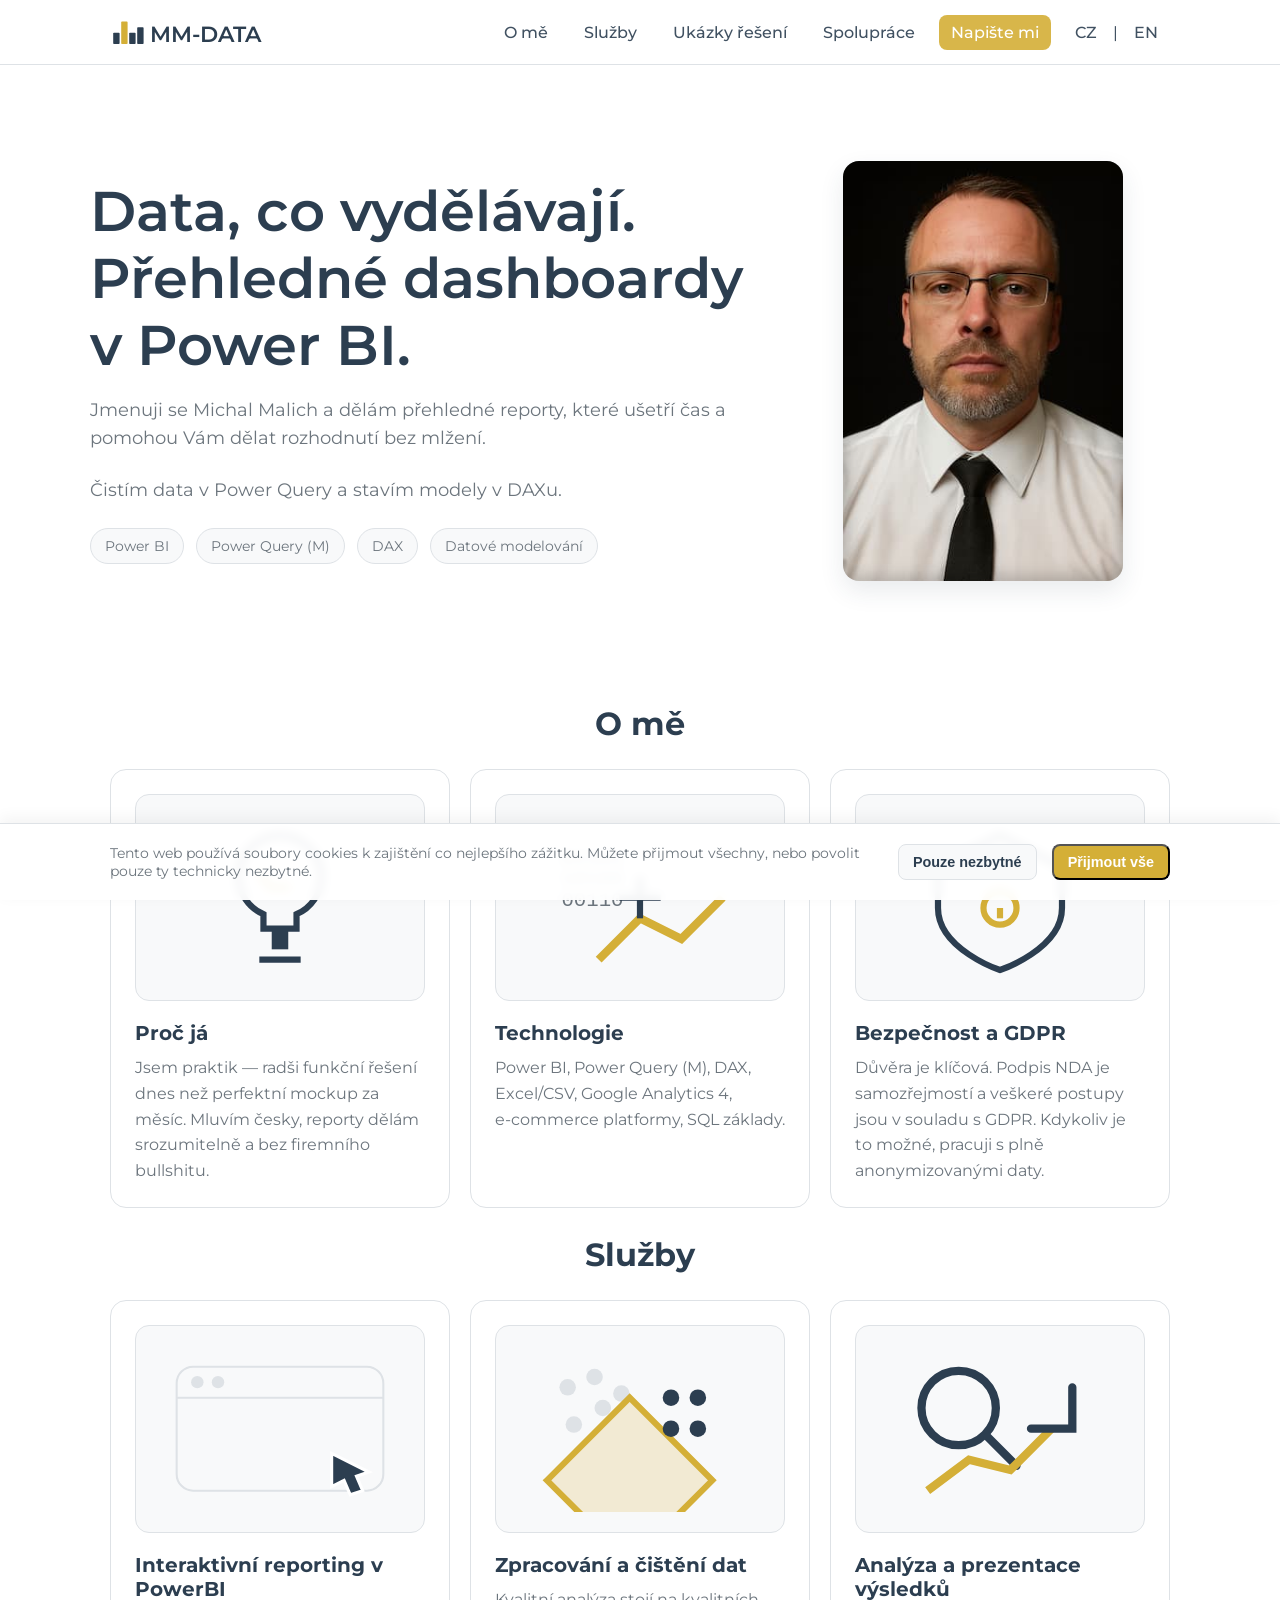
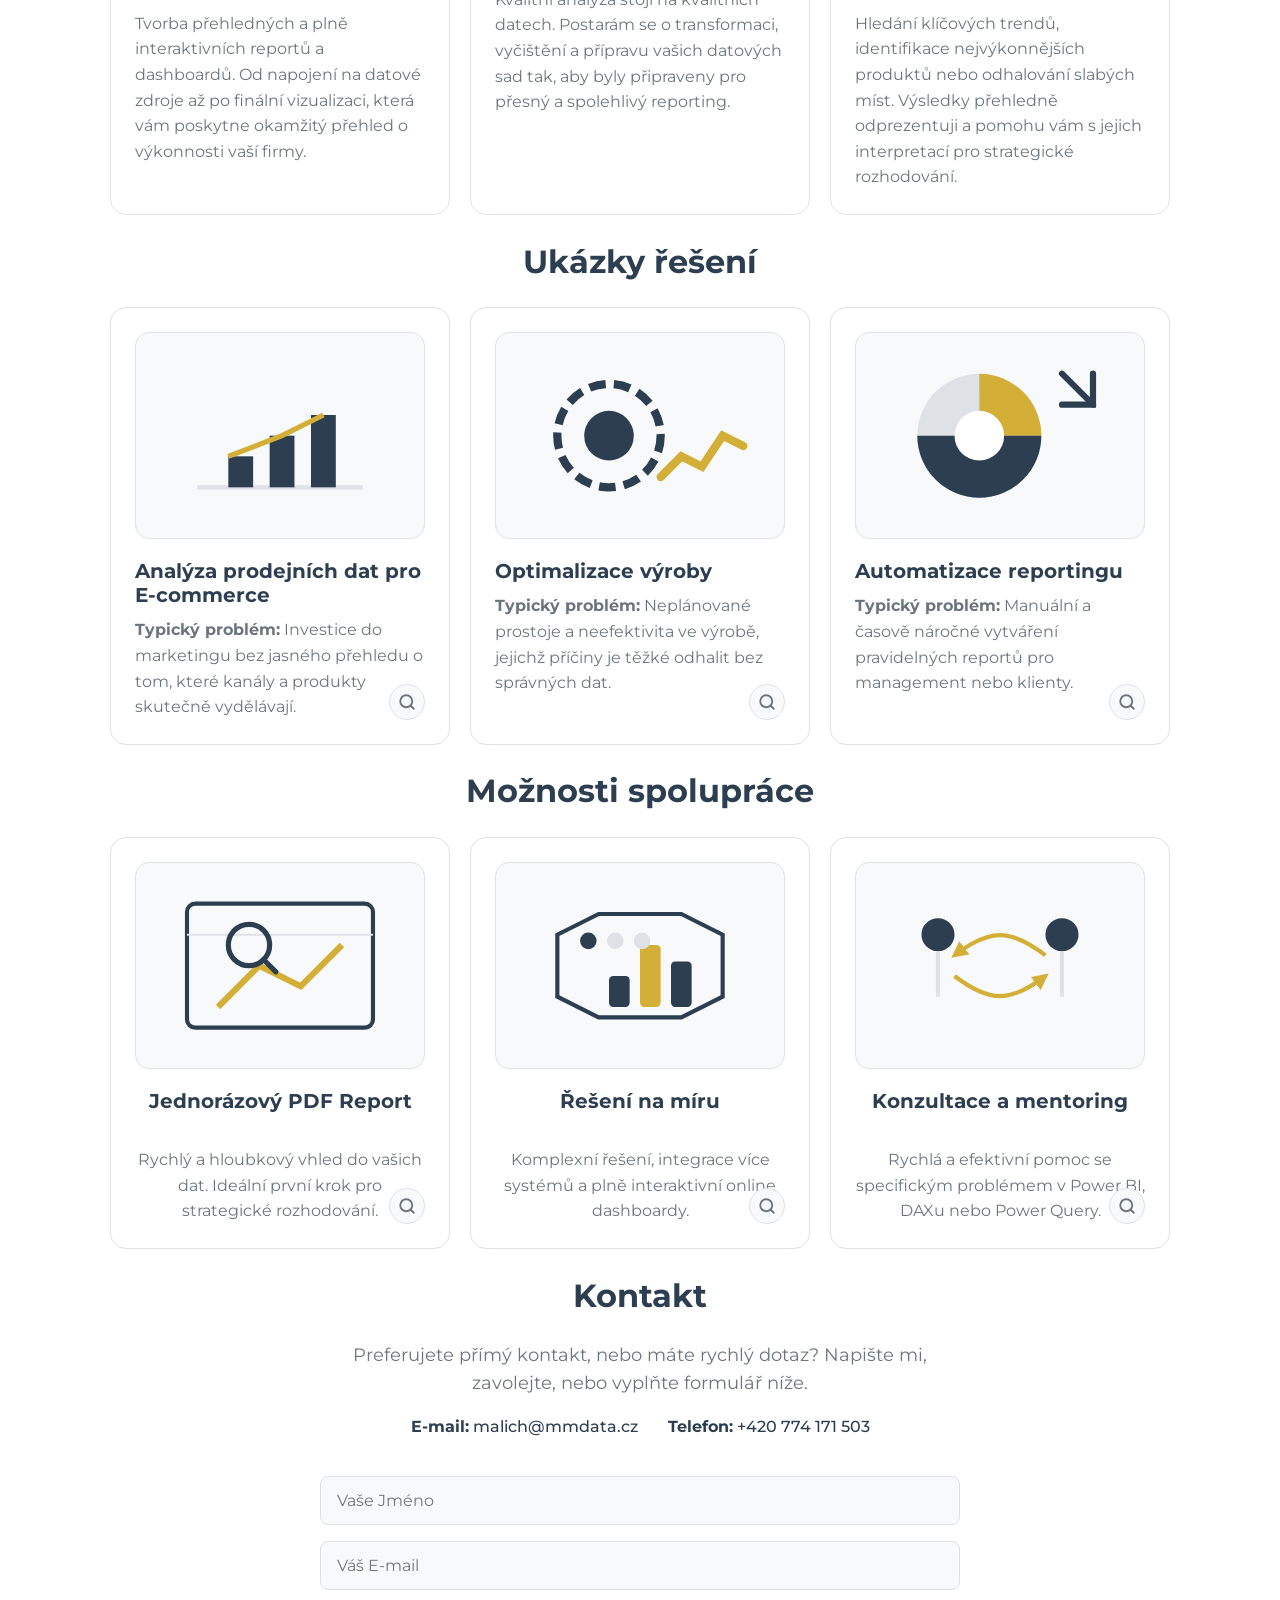
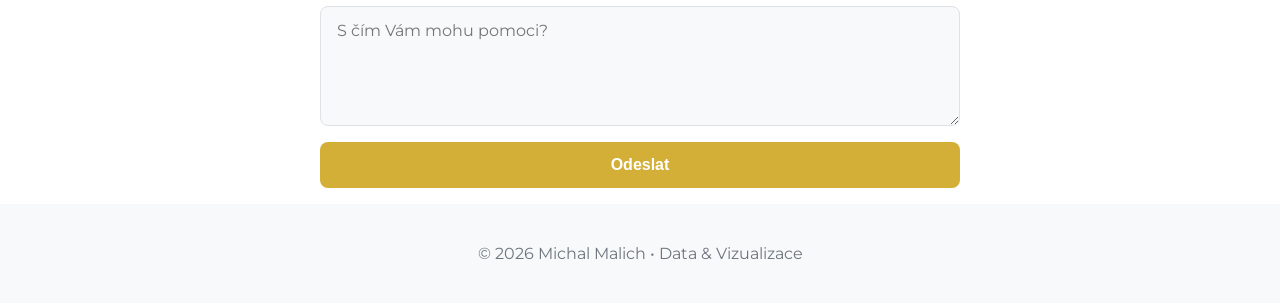
<file: index.html>
<!DOCTYPE html>
<html lang="cs">
<head>
  <meta charset="utf-8" />
  <meta name="viewport" content="width=device-width, initial-scale=1" />
  <title>MM-Data — Data & Vizualizace</title>
  <meta name="description" content="Data analytik • Power BI • Přehledné dashboardy a automatizované reporty" />
  <link rel="stylesheet" href="style.css">
  <link rel="preconnect" href="https://fonts.googleapis.com">
  <link rel="preconnect" href="https://fonts.gstatic.com" crossorigin>
  <link href="https://fonts.googleapis.com/css2?family=Montserrat:wght@400;500;600;700&display=swap" rel="stylesheet">
  <link rel="icon" href="data:image/svg+xml,<svg xmlns='http://www.w3.org/2000/svg' viewBox='0 0 100 100'><rect width='100' height='100' rx='10' fill='%232c3e50'/><rect x='20' y='55' width='12' height='25' rx='3' fill='%23ffffff'/><rect x='36' y='20' width='12' height='60' rx='3' fill='%23d4af37'/><rect x='52' y='55' width='12' height='25' rx='3' fill='%23ffffff'/><rect x='68' y='35' width='12' height='45' rx='3' fill='%23ffffff'/></svg>">
</head>
<body>
  <header>
    <div class="container bar">
      <a class="logo" href="#home" aria-label="Domů">
        <svg width="210" height="40" viewBox="0 0 210 40" fill="none" xmlns="http://www.w3.org/2000/svg">
            <title>Logo MM-Data</title>
            <rect x="4" y="21" width="8" height="14" rx="1" fill="#2c3e50"/><rect x="14" y="7" width="8" height="28" rx="1" fill="#d4af37"/><rect x="24" y="21" width="8" height="14" rx="1" fill="#2c3e50"/><rect x="34" y="14" width="8" height="21" rx="1" fill="#2c3e50"/>
            <text x="50" y="32" font-family="Montserrat, sans-serif" font-size="28" font-weight="600" fill="#2c3e50">MM-DATA</text>
        </svg>
      </a>

      <nav class="desktop" aria-label="Hlavní">
  <a href="#about" data-key="nav_about">O&nbsp;mě</a>
  <a href="#services" data-key="nav_services">Služby</a>
  <a href="#portfolio" data-key="nav_portfolio">Ukázky řešení</a>
  <a href="#pricing" data-key="nav_pricing">Spolupráce</a>
  <a href="#contact" class="cta" data-key="nav_cta">Napište mi</a>
  <div class="lang-switcher">
    <a href="#" class="lang-link" data-lang="cs">CZ</a>
    <span>|</span>
    <a href="#" class="lang-link" data-lang="en">EN</a>
  </div>
</nav>

      <button id="hamburger-menu" class="hamb" aria-controls="mobile-nav" aria-expanded="false" aria-label="Menu">
        <svg viewBox="0 0 24 24" fill="none" stroke="currentColor" stroke-width="2">
          <path d="M3 6h18M3 12h18M3 18h18"/>
        </svg>
      </button>
    </div>

    <div id="mobile-nav" class="panel" hidden>
  <div class="inner container">
    <a href="#about" data-key="nav_about">O&nbsp;mě</a>
    <a href="#services" data-key="nav_services">Služby</a>
    <a href="#portfolio" data-key="nav_portfolio">Ukázky řešení</a>
    <a href="#pricing" data-key="nav_pricing">Spolupráce</a>
    <a href="#contact" class="cta" data-key="nav_cta">Napište mi</a>
    <div class="lang-switcher-mobile">
      <a href="#" class="lang-link" data-lang="cs">CZ</a>
      <span>|</span>
      <a href="#" class="lang-link" data-lang="en">EN</a>
    </div>
  </div>
</div>
  </header>

  <main id="home">
    <section class="hero container">
      <div class="hero-text">
        <h1 data-key="hero_title">Data, co vydělávají. Přehledné dashboardy v&nbsp;Power&nbsp;BI.</h1>
        <p data-key="hero_p1">Jmenuji se Michal Malich a dělám přehledné reporty, které ušetří čas a pomohou Vám dělat rozhodnutí bez mlžení.</p>
        <p data-key="hero_p2">Čistím data v Power Query a stavím modely v DAXu.</p>
        <div class="stack">
          <span class="pill" data-key="pill1">Power BI</span>
          <span class="pill" data-key="pill2">Power Query (M)</span>
          <span class="pill" data-key="pill3">DAX</span>
          <span class="pill" data-key="pill4">Datové modelování</span>
        </div>
      </div>
      <div class="hero-image-wrapper">
        <img src="profile_photo.jpg" alt="Michal Malich">
      </div>
    </section>

    <section id="about" class="container">
      <h2 data-key="about_title">O mě</h2>
      <div class="grid-3">
        <div class="card">
          <div class="card-icon">
            <svg viewBox="0 0 120 80" fill="none" xmlns="http://www.w3.org/2000/svg">
              <path d="M40 30 C 40 18, 50 10, 60 10 C 70 10, 80 18, 80 30 C 80 38, 75 45, 68 48 V 55 H 52 V 48 C 45 45, 40 38, 40 30 Z" fill="#f8f9fa" stroke="#2c3e50" stroke-width="3"/>
              <rect x="56" y="55" width="8" height="10" fill="#2c3e50"/>
              <path d="M50 70 H 70" stroke="#2c3e50" stroke-width="3"/>
              <path d="M50 28 L 55 35 L 65 35" stroke="#d4af37" stroke-width="3" fill="none"/>
            </svg>
          </div>
          <h3 data-key="about1_title">Proč já</h3>
          <p data-key="about1_text">Jsem praktik — radši funkční řešení dnes než perfektní mockup za měsíc. Mluvím česky, reporty dělám srozumitelně a bez firemního bullshitu.</p>
        </div>
        <div class="card">
          <div class="card-icon">
            <svg viewBox="0 0 120 80" fill="none" xmlns="http://www.w3.org/2000/svg">
  <path d="M20 20 L 50 20 M 20 30 L 50 30 M 20 40 L 50 40" stroke="#dee2e6" stroke-width="2"/>
  <text x="22" y="24" font-family="monospace" font-size="10" fill="#6c757d">01101</text>
  <text x="22" y="34" font-family="monospace" font-size="10" fill="#6c757d">10100</text>
  <text x="22" y="44" font-family="monospace" font-size="10" fill="#6c757d">00110</text>
  <path d="M40 70 L 60 50 L 80 60 L 100 40" stroke="#d4af37" stroke-width="4" fill="none"/>
  <path d="M50 40 L 70 40" stroke="#2c3e50" stroke-width="3"/>
  <path d="M60 30 L 60 50" stroke="#2c3e50" stroke-width="3"/>
</svg>
          </div>
          <h3 data-key="about2_title">Technologie</h3>
          <p data-key="about2_text">Power BI, Power Query (M), DAX, Excel/CSV, Google Analytics 4, e‑commerce platformy, SQL základy.</p>
        </div>
        <div class="card">
          <div class="card-icon">
            <svg viewBox="0 0 120 80" fill="none" xmlns="http://www.w3.org/2000/svg">
              <path d="M60 10 L 90 25 V 45 C 90 65, 60 75, 60 75 C 60 75, 30 65, 30 45 V 25 Z" fill="#f8f9fa" stroke="#2c3e50" stroke-width="3"/>
              <circle cx="60" cy="45" r="8" fill="none" stroke="#d4af37" stroke-width="3"/>
              <path d="M60 45 V 50" stroke="#d4af37" stroke-width="3"/>
            </svg>
          </div>
          <h3 data-key="about4_title">Bezpečnost a GDPR</h3>
          <p data-key="about4_text">Důvěra je klíčová. Podpis NDA je samozřejmostí a veškeré postupy jsou v souladu s GDPR. Kdykoliv je to možné, pracuji s plně anonymizovanými daty.</p>
        </div>
    </section>

    <section id="services" class="container">
      <h2 data-key="services_title">Služby</h2>
      <div class="grid-3">
        <div class="card">
          <div class="card-icon">
            <svg viewBox="0 0 120 80" fill="none" xmlns="http://www.w3.org/2000/svg"><rect x="10" y="10" width="100" height="60" rx="8" fill="#f8f9fa" stroke="#dee2e6"/><path d="M10 25 H 110" stroke="#dee2e6"/><circle cx="20" cy="17.5" r="3" fill="#dee2e6"/><circle cx="30" cy="17.5" r="3" fill="#dee2e6"/><rect x="25" y="60" width="10" height="-20" rx="2" fill="#2c3e50"/><rect x="45" y="60" width="10" height="-35" rx="2" fill="#d4af37"/><rect x="65" y="60" width="10" height="-25" rx="2" fill="#2c3e50"/><rect x="85" y="60" width="10" height="-30" rx="2" fill="#2c3e50"/><path d="M85 52 L 85 68 L 91 65 L 94 72 L 100 70 L 97 63 L 103 61 Z" fill="#2c3e50" stroke="#fff" stroke-width="1.5"/></svg>
          </div>
          <h3 data-key="service1_title">Interaktivní reporting v PowerBI</h3>
          <p data-key="service1_text">Tvorba přehledných a plně interaktivních reportů a dashboardů. Od napojení na datové zdroje až po finální vizualizaci, která vám poskytne okamžitý přehled o výkonnosti vaší firmy.</p>
        </div>
        <div class="card">
          <div class="card-icon">
            <svg viewBox="0 0 120 80" fill="none" xmlns="http://www.w3.org/2000/svg"><circle cx="25" cy="20" r="4" fill="#dee2e6"/><circle cx="38" cy="15" r="4" fill="#dee2e6"/><circle cx="51" cy="23" r="4" fill="#dee2e6"/><circle cx="28" cy="38" r="4" fill="#dee2e6"/><circle cx="42" cy="30" r="4" fill="#dee2e6"/><path d="M15 65 L 55 25 L 95 65 L 55 105 Z" fill="#d4af37" opacity="0.2"/><path d="M15 65 L 55 25 L 95 65 L 55 105 Z" fill="none" stroke="#d4af37" stroke-width="3"/><circle cx="75" cy="25" r="4" fill="#2c3e50"/><circle cx="88" cy="25" r="4" fill="#2c3e50"/><circle cx="75" cy="40" r="4" fill="#2c3e50"/><circle cx="88" cy="40" r="4" fill="#2c3e50"/></svg>
          </div>
          <h3 data-key="service2_title">Zpracování a čištění dat</h3>
          <p data-key="service2_text">Kvalitní analýza stojí na kvalitních datech. Postarám se o transformaci, vyčištění a přípravu vašich datových sad tak, aby byly připraveny pro přesný a spolehlivý reporting.</p>
        </div>
        <div class="card">
          <div class="card-icon">
            <svg viewBox="0 0 120 80" fill="none" xmlns="http://www.w3.org/2000/svg"><circle cx="40" cy="30" r="18" stroke="#2c3e50" stroke-width="4"/><path d="M54 44 L 68 58" stroke="#2c3e50" stroke-width="4" stroke-linecap="round"/><polyline points="25,70 45,55 65,60 85,40" stroke="#d4af37" stroke-width="4" fill="none"/><path d="M95 20 L 95 40 L 75 40" stroke="#2c3e50" stroke-width="4" fill="none" stroke-linecap="round"/></svg>
          </div>
          <h3 data-key="service3_title">Analýza a prezentace výsledků</h3>
          <p data-key="service3_text">Hledání klíčových trendů, identifikace nejvýkonnějších produktů nebo odhalování slabých míst. Výsledky přehledně odprezentuji a pomohu vám s jejich interpretací pro strategické rozhodování.</p>
        </div>
      </div>
    </section>

    <section id="portfolio" class="container">
      <h2 data-key="portfolio_title">Ukázky řešení</h2>
      <div class="portfolio">
        <div class="card case-study" data-modal-target="#modal-ecommerce">
          <div class="card-icon-main">
            <svg viewBox="0 0 120 80" xmlns="http://www.w3.org/2000/svg">
  <line x1="20" y1="65" x2="100" y2="65" stroke="#dee2e6" stroke-width="2"/>
  
  <rect x="35" y="50" width="12" height="15" fill="#2c3e50"/>
  <rect x="55" y="40" width="12" height="25" fill="#2c3e50"/>
  <rect x="75" y="30" width="12" height="35" fill="#2c3e50"/>
  
  <path d="M35 50 L61 40 L81 30" stroke="#d4af37" stroke-width="2.5" fill="none"/>
</svg>
          </div>
          <h3 data-key="portfolio1_title">Analýza prodejních dat pro E-commerce</h3>
          <p class="muted" data-key="portfolio1_text_short"><b>Typický problém:</b> Investice do marketingu bez jasného přehledu o tom, které kanály a produkty skutečně vydělávají.</p>
          <div class="card-action-icon"><svg xmlns="http://www.w3.org/2000/svg" viewBox="0 0 24 24" fill="none" stroke="currentColor" stroke-width="2.5" stroke-linecap="round" stroke-linejoin="round"><circle cx="11" cy="11" r="8"></circle><line x1="21" y1="21" x2="16.65" y2="16.65"></line></svg></div>
        </div>
        <div class="card case-study" data-modal-target="#modal-vyroba">
          <div class="card-icon-main">
            <svg viewBox="0 0 120 80" fill="none" xmlns="http://www.w3.org/2000/svg"><circle cx="45" cy="40" r="25" stroke="#2c3e50" stroke-width="4" stroke-dasharray="8 4"/><circle cx="45" cy="40" r="12" fill="#2c3e50"/><polyline points="70,60 80,50 90,55 100,40 110,45" stroke="#d4af37" stroke-width="4" fill="none" stroke-linecap="round"/></svg>
          </div>
          <h3 data-key="portfolio2_title">Optimalizace výroby</h3>
          <p class="muted" data-key="portfolio2_text_short"><b>Typický problém:</b> Neplánované prostoje a neefektivita ve výrobě, jejichž příčiny je těžké odhalit bez správných dat.</p>
          <div class="card-action-icon"><svg xmlns="http://www.w3.org/2000/svg" viewBox="0 0 24 24" fill="none" stroke="currentColor" stroke-width="2.5" stroke-linecap="round" stroke-linejoin="round"><circle cx="11" cy="11" r="8"></circle><line x1="21" y1="21" x2="16.65" y2="16.65"></line></svg></div>
        </div>
        <div class="card case-study" data-modal-target="#modal-marketing">
          <div class="card-icon-main">
            <svg viewBox="0 0 120 80" fill="none" xmlns="http://www.w3.org/2000/svg"><circle cx="50" cy="40" r="30" fill="#dee2e6"/><path d="M50 40 L 50 10 A 30 30 0 0 1 80 40 Z" fill="#d4af37"/><path d="M50 40 L 80 40 A 30 30 0 0 1 20 40 Z" fill="#2c3e50"/><circle cx="50" cy="40" r="12" fill="#ffffff"/><path d="M90 25 L 105 25 L 105 10" stroke="#2c3e50" stroke-width="3" stroke-linecap="round"/><path d="M90 10 L 105 25" stroke="#2c3e50" stroke-width="3" stroke-linecap="round"/></svg>
          </div>
          <h3 data-key="portfolio3_title">Automatizace reportingu</h3>
          <p class="muted" data-key="portfolio3_text_short"><b>Typický problém:</b> Manuální a časově náročné vytváření pravidelných reportů pro management nebo klienty.</p>
          <div class="card-action-icon"><svg xmlns="http://www.w3.org/2000/svg" viewBox="0 0 24 24" fill="none" stroke="currentColor" stroke-width="2.5" stroke-linecap="round" stroke-linejoin="round"><circle cx="11" cy="11" r="8"></circle><line x1="21" y1="21" x2="16.65" y2="16.65"></line></svg></div>
        </div>
      </div>
    </section>

    <section id="pricing" class="container">
  <h2 data-key="pricing_title">Možnosti spolupráce</h2>
  <div class="grid-3">

    <div class="card pricing-card" data-modal-target="#modal-packet1">
      <div class="card-icon-main">
        <svg viewBox="0 0 120 80" fill="none" xmlns="http://www.w3.org/2000/svg"><rect x="15" y="10" width="90" height="60" rx="4" fill="#f8f9fa" stroke="#2c3e50" stroke-width="2"/><path d="M15 25 H 105" stroke="#dee2e6"/><path d="M30 60 L 50 40 L 70 50 L 90 30" stroke="#d4af37" stroke-width="3" fill="none"/><circle cx="45" cy="30" r="10" stroke="#2c3e50" stroke-width="2.5"/><path d="M52 37 L 58 43" stroke="#2c3e50" stroke-width="2.5" stroke-linecap="round"/></svg>
      </div>
      <h3 data-key="packet1_title">Jednorázový PDF Report</h3>
      <p class="muted" data-key="packet1_desc">Rychlý a hloubkový vhled do vašich dat. Ideální první krok pro strategické rozhodování.</p>
      
      <div class="card-action-icon"><svg xmlns="http://www.w3.org/2000/svg" viewBox="0 0 24 24" fill="none" stroke="currentColor" stroke-width="2.5" stroke-linecap="round" stroke-linejoin="round"><circle cx="11" cy="11" r="8"></circle><line x1="21" y1="21" x2="16.65" y2="16.65"></line></svg></div>
    </div>

    <div class="card pricing-card" data-modal-target="#modal-packet2">
      <div class="card-icon-main">
        <svg viewBox="0 0 120 80" fill="none" xmlns="http://www.w3.org/2000/svg"><path d="M40 15 L 20 25 L 20 55 L 40 65 L 80 65 L 100 55 L 100 25 L 80 15 Z" fill="#f8f9fa" stroke="#2c3e50" stroke-width="2"/><rect x="45" y="45" width="10" height="15" fill="#2c3e50" rx="2"/><rect x="60" y="30" width="10" height="30" fill="#d4af37" rx="2"/><rect x="75" y="38" width="10" height="22" fill="#2c3e50" rx="2"/><circle cx="35" cy="28" r="4" fill="#2c3e50"/><circle cx="48" cy="28" r="4" fill="#dee2e6"/><circle cx="61" cy="28" r="4" fill="#dee2e6"/></svg>
      </div>
      <h3 data-key="packet2_title">Řešení na míru</h3>
      <p class="muted" data-key="packet2_desc">Komplexní řešení, integrace více systémů a plně interaktivní online dashboardy.</p>
      
      <div class="card-action-icon"><svg xmlns="http://www.w3.org/2000/svg" viewBox="0 0 24 24" fill="none" stroke="currentColor" stroke-width="2.5" stroke-linecap="round" stroke-linejoin="round"><circle cx="11" cy="11" r="8"></circle><line x1="21" y1="21" x2="16.65" y2="16.65"></line></svg></div>
    </div>

    <div class="card pricing-card" data-modal-target="#modal-packet3">
      <div class="card-icon-main">
        <svg viewBox="0 0 120 80" xmlns="http://www.w3.org/2000/svg">
  <circle cx="30" cy="25" r="8" fill="#2c3e50"/>
  <path d="M30 33 V55" stroke="#dee2e6" stroke-width="2"/>

  <circle cx="90" cy="25" r="8" fill="#2c3e50"/>
  <path d="M90 33 V55" stroke="#dee2e6" stroke-width="2"/>

  <path d="M38 45 C 55 58, 65 58, 82 45" stroke="#d4af37" stroke-width="2" fill="none" marker-end="url(#arrowhead)"/>
  <path d="M82 35 C 65 22, 55 22, 38 35" stroke="#d4af37" stroke-width="2" fill="none" marker-end="url(#arrowhead)"/>

  <defs>
    <marker id="arrowhead" markerWidth="4" markerHeight="4" refX="3" refY="2" orient="auto">
      <polygon points="0 0, 4 2, 0 4" fill="#d4af37"/>
    </marker>
  </defs>
</svg>
      </div>
      <h3 data-key="packet3_title">Konzultace a mentoring</h3>
      <p class="muted" data-key="packet3_desc">Rychlá a efektivní pomoc se specifickým problémem v Power BI, DAXu nebo Power Query.</p>
      
      <div class="card-action-icon"><svg xmlns="http://www.w3.org/2000/svg" viewBox="0 0 24 24" fill="none" stroke="currentColor" stroke-width="2.5" stroke-linecap="round" stroke-linejoin="round"><circle cx="11" cy="11" r="8"></circle><line x1="21" y1="21" x2="16.65" y2="16.65"></line></svg></div>
    </div>
    
  </div>
</section>

    <section id="contact" class="container">
      <h2 data-key="contact_title">Kontakt</h2>
      <div class="contact-options"><p data-key="contact_intro">Preferujete přímý kontakt, nebo máte rychlý dotaz? Napište mi, zavolejte, nebo vyplňte formulář níže.</p><div class="contact-details"><span><strong>E-mail:</strong> <a href="mailto:malich@mmdata.cz">malich@mmdata.cz</a></span><span><strong>Telefon:</strong> <a href="tel:+420774171503">+420 774 171 503</a></span></div></div>
      <form id="contact-form" action="https://formspree.io/f/xanbzokg" method="POST">
        <input name="name" data-key="form_name" placeholder="Vaše Jméno" required /><input name="email" type="email" data-key="form_email" placeholder="Váš E‑mail" required /><textarea name="message" data-key="form_msg" placeholder="S čím Vám mohu pomoci?"></textarea><button type="submit" data-key="form_button">Odeslat</button>
      </form>
      <p class="muted" style="color:var(--muted);margin-top:8px"></p>
    </section>
  </main>

  <footer>
    <div class="container" data-key="footer_text">© <span id="y"></span> Michal Malich • Data & Vizualizace</div>
  </footer>

  <div id="cookie-consent-banner">
    <div class="container">
      <p data-key="cookie_text">Tento web používá soubory cookies k zajištění co nejlepšího zážitku. Můžete přijmout všechny, nebo povolit pouze ty technicky nezbytné.</p>
      <div class="cookie-buttons">
        <button id="cookie-reject-button" class="cta secondary" data-key="cookie_reject">Pouze nezbytné</button>
        <button id="cookie-accept-button" class="cta" data-key="cookie_accept">Přijmout vše</button>
      </div>
    </div>
  </div>

  <div class="modal-overlay" id="modal-overlay"></div>

  <div class="modal" id="modal-ecommerce">
    <button class="modal-close" aria-label="Zavřít">&times;</button>
    <h3 data-key="modal1_title">Ukázka řešení: Analýza prodejních dat pro E-commerce</h3>
    <div class="modal-body" data-key="modal1_body">
      <p><strong>Typický problém:</strong> Středně velký e-shop investuje značné prostředky do online marketingu, ale postrádá jasný přehled o návratnosti jednotlivých kampaní. Rozhodnutí o alokaci rozpočtu jsou činěna spíše intuitivně než na základě tvrdých dat.</p>
      <p><strong>Moje řešení:</strong> Navrhuji napojení na data z Google Analytics 4 a e-shopové platformy. V Power Query bych data sjednotil a vyčistil. Následně bych v Power BI vytvořil komplexní, ale srozumitelný dashboard, který by obsahoval:</p>
      <ul>
        <li>Klíčové metriky (Tržby, PNO, Marže) s možností filtrování dle časového období a kampaně.</li>
        <li>Analýzu nejprodávanějších produktů a kategorií.</li>
        <li>Vizualizaci nákupního chování zákazníků.</li>
      </ul>
      <p><strong>Přínosy pro vás:</strong> Získáte okamžitý přehled o výkonnosti a můžete realokovat marketingový rozpočet tam, kde přináší největší zisk. Návratnost investice do reportingu se často projeví již v prvním měsíci.</p>
    </div>
  </div>

  <div class="modal" id="modal-vyroba">
    <button class="modal-close" aria-label="Zavřít">&times;</button>
    <h3 data-key="modal2_title">Ukázka řešení: Optimalizace výroby</h3>
    <div class="modal-body" data-key="modal2_body">
      <p><strong>Typický problém:</strong> Výrobní firma čelí nečekaným prostojům a kolísavé kvalitě výstupu. Data z výroby existují, ale jsou "utopená" v nepřehledných excelovských tabulkách nebo v proprietárním systému, který neumožňuje snadnou analýzu.</p>
      <p><strong>Moje řešení:</strong> Automatizované stahování dat přímo z SQL databáze výrobního systému. Vytvoření modelu, který sleduje OEE (Celkovou efektivitu zařízení) v reálném čase.</p>
      <ul>
        <li>Detailní rozpad prostojů podle příčin (porucha, čekání na materiál, seřízení).</li>
        <li>Trendová analýza zmetkovitosti.</li>
        <li>Heatmapy vytížení jednotlivých strojů v průběhu směny.</li>
      </ul>
      <p><strong>Přínosy pro vás:</strong> Odhalení úzkých hrdel ve výrobním procesu. Snížení prostojů díky lepšímu plánování údržby a identifikaci opakujících se problémů. Zvýšení celkové produktivity.</p>
    </div>
  </div>

  <div class="modal" id="modal-marketing">
    <button class="modal-close" aria-label="Zavřít">&times;</button>
    <h3 data-key="modal3_title">Ukázka řešení: Automatizace reportingu</h3>
    <div class="modal-body" data-key="modal3_body">
      <p><strong>Typický problém:</strong> Finanční oddělení tráví každý měsíc několik dní manuálním kopírováním dat z různých exportů do finálního Excel reportu pro vedení. Proces je náchylný k chybám a report je k dispozici až s velkým zpožděním.</p>
      <p><strong>Moje řešení:</strong> Nahrazení manuální práce automatizovanými toky v Power Query. Nastavení pravidelného načítání dat z účetního softwaru a CRM.</p>
      <ul>
        <li>Automatická aktualizace reportu jedním kliknutím nebo dle plánovače.</li>
        <li>Eliminace lidských chyb při kopírování dat.</li>
        <li>Vedení má přístup k aktuálním číslům kdykoliv online, ne jen jednou měsíčně v PDF.</li>
      </ul>
      <p><strong>Přínosy pro vás:</strong> Úspora desítek hodin práce kvalifikovaných zaměstnanců měsíčně. Rychlejší a přesnější podklady pro strategická rozhodnutí vedení firmy.</p>
    </div>
  </div>

  <div class="modal" id="modal-packet1">
    <button class="modal-close" aria-label="Zavřít">&times;</button>
    <h3 data-key="modal_p1_title">Jednorázový PDF Report</h3>
    <div class="modal-body" data-key="modal_p1_body">
      <p>Ideální volba, pokud potřebujete rychle analyzovat konkrétní set dat a nepotřebujete (zatím) pravidelnou automatizaci.</p>
      <p><strong>Co získáte:</strong></p>
      <ul>
        <li>Import a vyčištění vámi dodaných dat (Excel, CSV).</li>
        <li>Vytvoření statického, ale vizuálně přehledného reportu v PDF.</li>
        <li>Základní interpretaci nalezených trendů a odchylek.</li>
      </ul>
      <p><em>Vhodné pro jednorázové audity, roční shrnutí nebo ověření hypotéz před větší investicí.</em></p>
    </div>
  </div>

  <div class="modal" id="modal-packet2">
    <button class="modal-close" aria-label="Zavřít">&times;</button>
    <h3 data-key="modal_p2_title">Řešení na míru</h3>
    <div class="modal-body" data-key="modal_p2_body">
      <p>Kompletní implementace Business Intelligence řešení přizpůsobená vašim specifickým potřebám.</p>
      <p><strong>Co získáte:</strong></p>
      <ul>
        <li>Analýzu vašich požadavků a dostupných datových zdrojů.</li>
        <li>Architekturu datového modelu a automatizované datové toky.</li>
        <li>Interaktivní Power BI dashboardy dostupné online (Power BI Service).</li>
        <li>Školení uživatelů, jak s reporty pracovat.</li>
        <li>Možnost nastavení Row-Level Security (kdo vidí jaká data).</li>
      </ul>
      <p><em>Ideální pro firmy, které chtějí řídit svůj byznys na základě dat každý den.</em></p>
    </div>
  </div>

  <div class="modal" id="modal-packet3">
    <button class="modal-close" aria-label="Zavřít">&times;</button>
    <h3 data-key="modal_p3_title">Konzultace a mentoring</h3>
    <div class="modal-body" data-key="modal_p3_body">
      <p>Zasekli jste se na složitém DAX vzorci? Nevíte, jak efektivně namodelovat relace? Nebo potřebujete oponenturu vašeho řešení?</p>
      <p><strong>Co získáte:</strong></p>
      <ul>
        <li>Společné řešení problému přes sdílenou obrazovku (Teams/Google Meet).</li>
        <li>Vysvětlení principů ("proč to nefunguje" a "jak to udělat správně").</li>
        <li>Optimalizaci výkonu vašich reportů.</li>
      </ul>
      <p><em>Platíte pouze za čas, který reálně strávíme řešením vašeho problému.</em></p>
    </div>
  </div>

  <script>
    (function() {
      // Dynamic Year
      const ySpan = document.getElementById('y');
      if (ySpan) ySpan.textContent = new Date().getFullYear();

      // Translations
      const translations = {
        cs: {
          nav_about: "O mě",
          nav_services: "Služby",
          nav_portfolio: "Ukázky řešení",
          nav_pricing: "Spolupráce",
          nav_cta: "Napište mi",
          hero_title: "Data, co vydělávají. Přehledné dashboardy v Power BI.",
          hero_p1: "Jmenuji se Michal Malich a dělám přehledné reporty, které ušetří čas a pomohou Vám dělat rozhodnutí bez mlžení.",
          hero_p2: "Čistím data v Power Query a stavím modely v DAXu.",
          pill1: "Power BI", pill2: "Power Query (M)", pill3: "DAX", pill4: "Datové modelování",
          about_title: "O mě",
          about1_title: "Proč já",
          about1_text: "Jsem praktik — radši funkční řešení dnes než perfektní mockup za měsíc. Mluvím česky, reporty dělám srozumitelně a bez firemního bullshitu.",
          about2_title: "Technologie",
          about2_text: "Power BI, Power Query (M), DAX, Excel/CSV, Google Analytics 4, e‑commerce platformy, SQL základy.",
          about4_title: "Bezpečnost a GDPR",
          about4_text: "Důvěra je klíčová. Podpis NDA je samozřejmostí a veškeré postupy jsou v souladu s GDPR. Kdykoliv je to možné, pracuji s plně anonymizovanými daty.",
          services_title: "Služby",
          service1_title: "Interaktivní reporting v PowerBI",
          service1_text: "Tvorba přehledných a plně interaktivních reportů a dashboardů. Od napojení na datové zdroje až po finální vizualizaci, která vám poskytne okamžitý přehled o výkonnosti vaší firmy.",
          service2_title: "Zpracování a čištění dat",
          service2_text: "Kvalitní analýza stojí na kvalitních datech. Postarám se o transformaci, vyčištění a přípravu vašich datových sad tak, aby byly připraveny pro přesný a spolehlivý reporting.",
          service3_title: "Analýza a prezentace výsledků",
          service3_text: "Hledání klíčových trendů, identifikace nejvýkonnějších produktů nebo odhalování slabých míst. Výsledky přehledně odprezentuji a pomohu vám s jejich interpretací pro strategické rozhodování.",
          portfolio_title: "Ukázky řešení",
          portfolio1_title: "Analýza prodejních dat pro E-commerce",
          portfolio1_text_short: "<b>Typický problém:</b> Investice do marketingu bez jasného přehledu o tom, které kanály a produkty skutečně vydělávají.",
          portfolio2_title: "Optimalizace výroby",
          portfolio2_text_short: "<b>Typický problém:</b> Neplánované prostoje a neefektivita ve výrobě, jejichž příčiny je těžké odhalit bez správných dat.",
          portfolio3_title: "Automatizace reportingu",
          portfolio3_text_short: "<b>Typický problém:</b> Manuální a časově náročné vytváření pravidelných reportů pro management nebo klienty.",
          pricing_title: "Možnosti spolupráce",
          packet1_title: "Jednorázový PDF Report",
          packet1_desc: "Rychlý a hloubkový vhled do vašich dat. Ideální první krok pro strategické rozhodování.",
          packet2_title: "Řešení na míru",
          packet2_desc: "Komplexní řešení, integrace více systémů a plně interaktivní online dashboardy.",
          packet3_title: "Konzultace a mentoring",
          packet3_desc: "Rychlá a efektivní pomoc se specifickým problémem v Power BI, DAXu nebo Power Query.",
          contact_title: "Kontakt",
          contact_intro: "Preferujete přímý kontakt, nebo máte rychlý dotaz? Napište mi, zavolejte, nebo vyplňte formulář níže.",
          form_name: "Vaše Jméno",
          form_email: "Váš E‑mail",
          form_msg: "S čím Vám mohu pomoci?",
          form_button: "Odeslat",
          footer_text: "© " + new Date().getFullYear() + " Michal Malich • Data & Vizualizace",
          cookie_text: "Tento web používá soubory cookies k zajištění co nejlepšího zážitku. Můžete přijmout všechny, nebo povolit pouze ty technicky nezbytné.",
          cookie_reject: "Pouze nezbytné",
          cookie_accept: "Přijmout vše",
          // Modals CS
          modal1_title: "Ukázka řešení: Analýza prodejních dat pro E-commerce",
          modal1_body: "<p><strong>Typický problém:</strong> Středně velký e-shop investuje značné prostředky do online marketingu, ale postrádá jasný přehled o návratnosti jednotlivých kampaní. Rozhodnutí o alokaci rozpočtu jsou činěna spíše intuitivně než na základě tvrdých dat.</p><p><strong>Moje řešení:</strong> Navrhuji napojení na data z Google Analytics 4 a e-shopové platformy. V Power Query bych data sjednotil a vyčistil. Následně bych v Power BI vytvořil komplexní, ale srozumitelný dashboard, který by obsahoval:</p><ul><li>Klíčové metriky (Tržby, PNO, Marže) s možností filtrování dle časového období a kampaně.</li><li>Analýzu nejprodávanějších produktů a kategorií.</li><li>Vizualizaci nákupního chování zákazníků.</li></ul><p><strong>Přínosy pro vás:</strong> Získáte okamžitý přehled o výkonnosti a můžete realokovat marketingový rozpočet tam, kde přináší největší zisk. Návratnost investice do reportingu se často projeví již v prvním měsíci.</p>",
          modal2_title: "Ukázka řešení: Optimalizace výroby",
          modal2_body: "<p><strong>Typický problém:</strong> Výrobní firma čelí nečekaným prostojům a kolísavé kvalitě výstupu. Data z výroby existují, ale jsou \"utopená\" v nepřehledných excelovských tabulkách nebo v proprietárním systému, který neumožňuje snadnou analýzu.</p><p><strong>Moje řešení:</strong> Automatizované stahování dat přímo z SQL databáze výrobního systému. Vytvoření modelu, který sleduje OEE (Celkovou efektivitu zařízení) v reálném čase.</p><ul><li>Detailní rozpad prostojů podle příčin (porucha, čekání na materiál, seřízení).</li><li>Trendová analýza zmetkovitosti.</li><li>Heatmapy vytížení jednotlivých strojů v průběhu směny.</li></ul><p><strong>Přínosy pro vás:</strong> Odhalení úzkých hrdel ve výrobním procesu. Snížení prostojů díky lepšímu plánování údržby a identifikaci opakujících se problémů. Zvýšení celkové produktivity.</p>",
          modal3_title: "Ukázka řešení: Automatizace reportingu",
          modal3_body: "<p><strong>Typický problém:</strong> Finanční oddělení tráví každý měsíc několik dní manuálním kopírováním dat z různých exportů do finálního Excel reportu pro vedení. Proces je náchylný k chybám a report je k dispozici až s velkým zpožděním.</p><p><strong>Moje řešení:</strong> Nahrazení manuální práce automatizovanými toky v Power Query. Nastavení pravidelného načítání dat z účetního softwaru a CRM.</p><ul><li>Automatická aktualizace reportu jedním kliknutím nebo dle plánovače.</li><li>Eliminace lidských chyb při kopírování dat.</li><li>Vedení má přístup k aktuálním číslům kdykoliv online, ne jen jednou měsíčně v PDF.</li></ul><p><strong>Přínosy pro vás:</strong> Úspora desítek hodin práce kvalifikovaných zaměstnanců měsíčně. Rychlejší a přesnější podklady pro strategická rozhodnutí vedení firmy.</p>",
          modal_p1_title: "Jednorázový PDF Report",
          modal_p1_body: "<p>Ideální volba, pokud potřebujete rychle analyzovat konkrétní set dat a nepotřebujete (zatím) pravidelnou automatizaci.</p><p><strong>Co získáte:</strong></p><ul><li>Import a vyčištění vámi dodaných dat (Excel, CSV).</li><li>Vytvoření statického, ale vizuálně přehledného reportu v PDF.</li><li>Základní interpretaci nalezených trendů a odchylek.</li></ul><p><em>Vhodné pro jednorázové audity, roční shrnutí nebo ověření hypotéz před větší investicí.</em></p>",
          modal_p2_title: "Řešení na míru",
          modal_p2_body: "<p>Kompletní implementace Business Intelligence řešení přizpůsobená vašim specifickým potřebám.</p><p><strong>Co získáte:</strong></p><ul><li>Analýzu vašich požadavků a dostupných datových zdrojů.</li><li>Architekturu datového modelu a automatizované datové toky.</li><li>Interaktivní Power BI dashboardy dostupné online (Power BI Service).</li><li>Školení uživatelů, jak s reporty pracovat.</li><li>Možnost nastavení Row-Level Security (kdo vidí jaká data).</li></ul><p><em>Ideální pro firmy, které chtějí řídit svůj byznys na základě dat každý den.</em></p>",
          modal_p3_title: "Konzultace a mentoring",
          modal_p3_body: "<p>Zasekli jste se na složitém DAX vzorci? Nevíte, jak efektivně namodelovat relace? Nebo potřebujete oponenturu vašeho řešení?</p><p><strong>Co získáte:</strong></p><ul><li>Společné řešení problému přes sdílenou obrazovku (Teams/Google Meet).</li><li>Vysvětlení principů (\"proč to nefunguje\" a \"jak to udělat správně\").</li><li>Optimalizaci výkonu vašich reportů.</li></ul><p><em>Platíte pouze za čas, který reálně strávíme řešením vašeho problému.</em></p>"
        },
        en: {
          nav_about: "About",
          nav_services: "Services",
          nav_portfolio: "Portfolio",
          nav_pricing: "Cooperation",
          nav_cta: "Contact Me",
          hero_title: "Data that earns. Clear dashboards in Power BI.",
          hero_p1: "I'm Michal Malich, creating clear reports that save time and help you make decisions without the fog.",
          hero_p2: "I clean data in Power Query and build models in DAX.",
          pill1: "Power BI", pill2: "Power Query (M)", pill3: "DAX", pill4: "Data Modeling",
          about_title: "About Me",
          about1_title: "Why Me",
          about1_text: "I'm a practitioner — I prefer a functional solution today over a perfect mockup next month. I speak plain language, my reports are understandable and without corporate bullshit.",
          about2_title: "Tech Stack",
          about2_text: "Power BI, Power Query (M), DAX, Excel/CSV, Google Analytics 4, e‑commerce platforms, SQL basics.",
          about4_title: "Security & GDPR",
          about4_text: "Trust is key. Signing an NDA is a given, and all procedures comply with GDPR. Whenever possible, I work with fully anonymized data.",
          services_title: "Services",
          service1_title: "Interactive Power BI Reporting",
          service1_text: "Creation of clear and fully interactive reports and dashboards. From connecting data sources to the final visualization that gives you an immediate overview of your company's performance.",
          service2_title: "Data Processing & Cleaning",
          service2_text: "Quality analysis relies on quality data. I'll handle the transformation, cleaning, and preparation of your datasets so they are ready for accurate and reliable reporting.",
          service3_title: "Analysis & Result Presentation",
          service3_text: "Finding key trends, identifying top-performing products, or revealing weak spots. I will clearly present the results and help you interpret them for strategic decision-making.",
          portfolio_title: "Case Studies",
          portfolio1_title: "E-commerce Sales Data Analysis",
          portfolio1_text_short: "<b>Typical problem:</b> Investing in marketing without a clear overview of which channels and products actually generate profit.",
          portfolio2_title: "Production Optimization",
          portfolio2_text_short: "<b>Typical problem:</b> Unplanned downtime and production inefficiency, causes of which are hard to detect without proper data.",
          portfolio3_title: "Reporting Automation",
          portfolio3_text_short: "<b>Typical problem:</b> Manual and time-consuming creation of regular reports for management or clients.",
          pricing_title: "Cooperation Options",
          packet1_title: "One-off PDF Report",
          packet1_desc: "A quick and deep insight into your data. An ideal first step for strategic decision-making.",
          packet2_title: "Tailored Solution",
          packet2_desc: "Comprehensive solution, integration of multiple systems, and fully interactive online dashboards.",
          packet3_title: "Consulting & Mentoring",
          packet3_desc: "Quick and effective help with a specific problem in Power BI, DAX, or Power Query.",
          contact_title: "Contact",
          contact_intro: "Prefer direct contact or have a quick question? Email me, call me, or fill out the form below.",
          form_name: "Your Name",
          form_email: "Your Email",
          form_msg: "How can I help you?",
          form_button: "Send",
          footer_text: "© " + new Date().getFullYear() + " Michal Malich • Data & Visualization",
          cookie_text: "This website uses cookies to ensure the best experience. You can accept all or allow only technically necessary ones.",
          cookie_reject: "Necessary only",
          cookie_accept: "Accept all",
          // Modals EN
          modal1_title: "Case Study: E-commerce Sales Data Analysis",
          modal1_body: "<p><strong>Typical problem:</strong> A mid-sized e-shop invests significant funds into online marketing but lacks a clear overview of the ROI of individual campaigns. Budget allocation decisions are made intuitively rather than based on hard data.</p><p><strong>My solution:</strong> Connecting to data from Google Analytics 4 and the e-commerce platform. In Power Query, I would unify and clean the data. Subsequently, I would create a comprehensive yet understandable dashboard in Power BI containing:</p><ul><li>Key metrics (Revenue, CPA, Margin) with filtering by time period and campaign.</li><li>Analysis of best-selling products and categories.</li><li>Visualization of customer purchasing behavior.</li></ul><p><strong>Benefits for you:</strong> You gain an immediate overview of performance and can reallocate the marketing budget where it brings the most profit. The return on investment in reporting often manifests within the first month.</p>",
          modal2_title: "Case Study: Production Optimization",
          modal2_body: "<p><strong>Typical problem:</strong> A manufacturing company faces unexpected downtime and fluctuating output quality. Production data exists but is \"buried\" in messy Excel spreadsheets or a proprietary system that doesn't allow easy analysis.</p><p><strong>My solution:</strong> Automated data retrieval directly from the production system's SQL database. Creating a model that tracks OEE (Overall Equipment Effectiveness) in real-time.</p><ul><li>Detailed breakdown of downtime by cause (breakdown, waiting for material, setup).</li><li>Trend analysis of defect rates.</li><li>Heatmaps of machine utilization during shifts.</li></ul><p><strong>Benefits for you:</strong> Revealing bottlenecks in the production process. Reducing downtime through better maintenance planning and identification of recurring issues. Increasing overall productivity.</p>",
          modal3_title: "Case Study: Reporting Automation",
          modal3_body: "<p><strong>Typical problem:</strong> The finance department spends several days each month manually copying data from various exports into a final Excel report for management. The process is error-prone, and the report is available with a significant delay.</p><p><strong>My solution:</strong> Replacing manual work with automated flows in Power Query. Setting up regular data loading from accounting software and CRM.</p><ul><li>Automatic report updates with a single click or on a schedule.</li><li>Elimination of human errors during data copying.</li><li>Management has access to current numbers anytime online, not just once a month in PDF.</li></ul><p><strong>Benefits for you:</strong> Saving tens of hours of qualified employees' work monthly. Faster and more accurate data for strategic decision-making by company management.</p>",
          modal_p1_title: "One-off PDF Report",
          modal_p1_body: "<p>The ideal choice if you need to quickly analyze a specific set of data and do not need (yet) regular automation.</p><p><strong>What you get:</strong></p><ul><li>Import and cleaning of your supplied data (Excel, CSV).</li><li>Creation of a static but visually clear report in PDF.</li><li>Basic interpretation of found trends and deviations.</li></ul><p><em>Suitable for one-off audits, annual summaries, or hypothesis verification before a larger investment.</em></p>",
          modal_p2_title: "Tailored Solution",
          modal_p2_body: "<p>Complete implementation of a Business Intelligence solution adapted to your specific needs.</p><p><strong>What you get:</strong></p><ul><li>Analysis of your requirements and available data sources.</li><li>Data model architecture and automated data flows.</li><li>Interactive Power BI dashboards available online (Power BI Service).</li><li>User training on how to work with reports.</li><li>Option to set up Row-Level Security (who sees what data).</li></ul><p><em>Ideal for companies that want to drive their business based on data every day.</em></p>",
          modal_p3_title: "Consulting & Mentoring",
          modal_p3_body: "<p>Stuck on a complex DAX formula? Don't know how to model relationships effectively? Or need a review of your solution?</p><p><strong>What you get:</strong></p><ul><li>Joint problem solving via screen sharing (Teams/Google Meet).</li><li>Explanation of principles (\"why it doesn't work\" and \"how to do it right\").</li><li>Performance optimization of your reports.</li></ul><p><em>You pay only for the time we actually spend solving your problem.</em></p>"
        }
      };

      // Language Switching Logic
      const langLinks = document.querySelectorAll('.lang-link');
      langLinks.forEach(link => {
        link.addEventListener('click', (e) => {
          e.preventDefault();
          const lang = link.getAttribute('data-lang');
          applyLanguage(lang);
        });
      });

      function applyLanguage(lang) {
        document.documentElement.lang = lang;
        const texts = translations[lang];
        if (!texts) return;
        document.querySelectorAll('[data-key]').forEach(el => {
          const key = el.getAttribute('data-key');
          if (texts[key]) {
            if (el.tagName === 'INPUT' || el.tagName === 'TEXTAREA') {
              el.placeholder = texts[key];
            } else {
              el.innerHTML = texts[key];
            }
          }
        });
        localStorage.setItem('preferredLang', lang);
      }
      
      const savedLang = localStorage.getItem('preferredLang') || 'cs';
      applyLanguage(savedLang);

      // Mobile Menu
      const hamb = document.getElementById('hamburger-menu');
      const mobileNav = document.getElementById('mobile-nav');
      if (hamb && mobileNav) {
        hamb.addEventListener('click', () => {
          const isHidden = mobileNav.hidden;
          mobileNav.hidden = !isHidden;
          hamb.setAttribute('aria-expanded', isHidden);
        });
        mobileNav.addEventListener('click', (e) => {
           if(e.target.tagName === 'A') {
             mobileNav.hidden = true;
             hamb.setAttribute('aria-expanded', 'false');
           }
        });
      }

      // Smooth Scroll
      document.querySelectorAll('a[href^="#"]').forEach(anchor => {
        anchor.addEventListener('click', function (e) {
          e.preventDefault();
          const target = document.querySelector(this.getAttribute('href'));
          if (target) {
            target.scrollIntoView({ behavior: 'smooth' });
          }
        });
      });

      // Cookie Banner
      (function() {
        const banner = document.getElementById('cookie-consent-banner');
        const acceptBtn = document.getElementById('cookie-accept-button');
        const rejectBtn = document.getElementById('cookie-reject-button');
        
        if (!localStorage.getItem('cookieConsent')) {
          setTimeout(() => banner.classList.add('show'), 1000);
        }

        function handleConsent(accepted) {
          localStorage.setItem('cookieConsent', accepted ? 'all' : 'necessary');
          banner.classList.remove('show');
          // Zde by se spouštěly/blokovaly skripty (GA4, Pixel atd.)
          if(accepted) { console.log('Cookies accepted'); }
        }

        acceptBtn.addEventListener('click', function(){ handleConsent(true); });
        rejectBtn.addEventListener('click', function(){ handleConsent(false); });
      })();

      // Modal Logic
      (function() {
         const modalTriggers = document.querySelectorAll('[data-modal-target]');
         const overlay = document.getElementById('modal-overlay');
         if (!modalTriggers.length || !overlay) return;

         function closeModal() {
           const openModal = document.querySelector('.modal.show');
           if (openModal) {
             openModal.classList.remove('show');
             overlay.classList.remove('show');
             document.body.classList.remove('no-scroll');
           }
         }

         modalTriggers.forEach(trigger => {
           trigger.addEventListener('click', () => {
             const modalId = trigger.getAttribute('data-modal-target');
             const modal = document.querySelector(modalId);
             if (modal) {
               modal.classList.add('show');
               overlay.classList.add('show');
               document.body.classList.add('no-scroll');
             }
           });
         });

         document.querySelectorAll('.modal-close').forEach(btn => {
           btn.addEventListener('click', closeModal);
         });

         overlay.addEventListener('click', closeModal);

         document.addEventListener('keydown', (e) => {
           if (e.key === "Escape" && overlay.classList.contains('show')) {
             closeModal();
           }
         });
       })();
    })();
  </script>
</body>
</html>
</file>
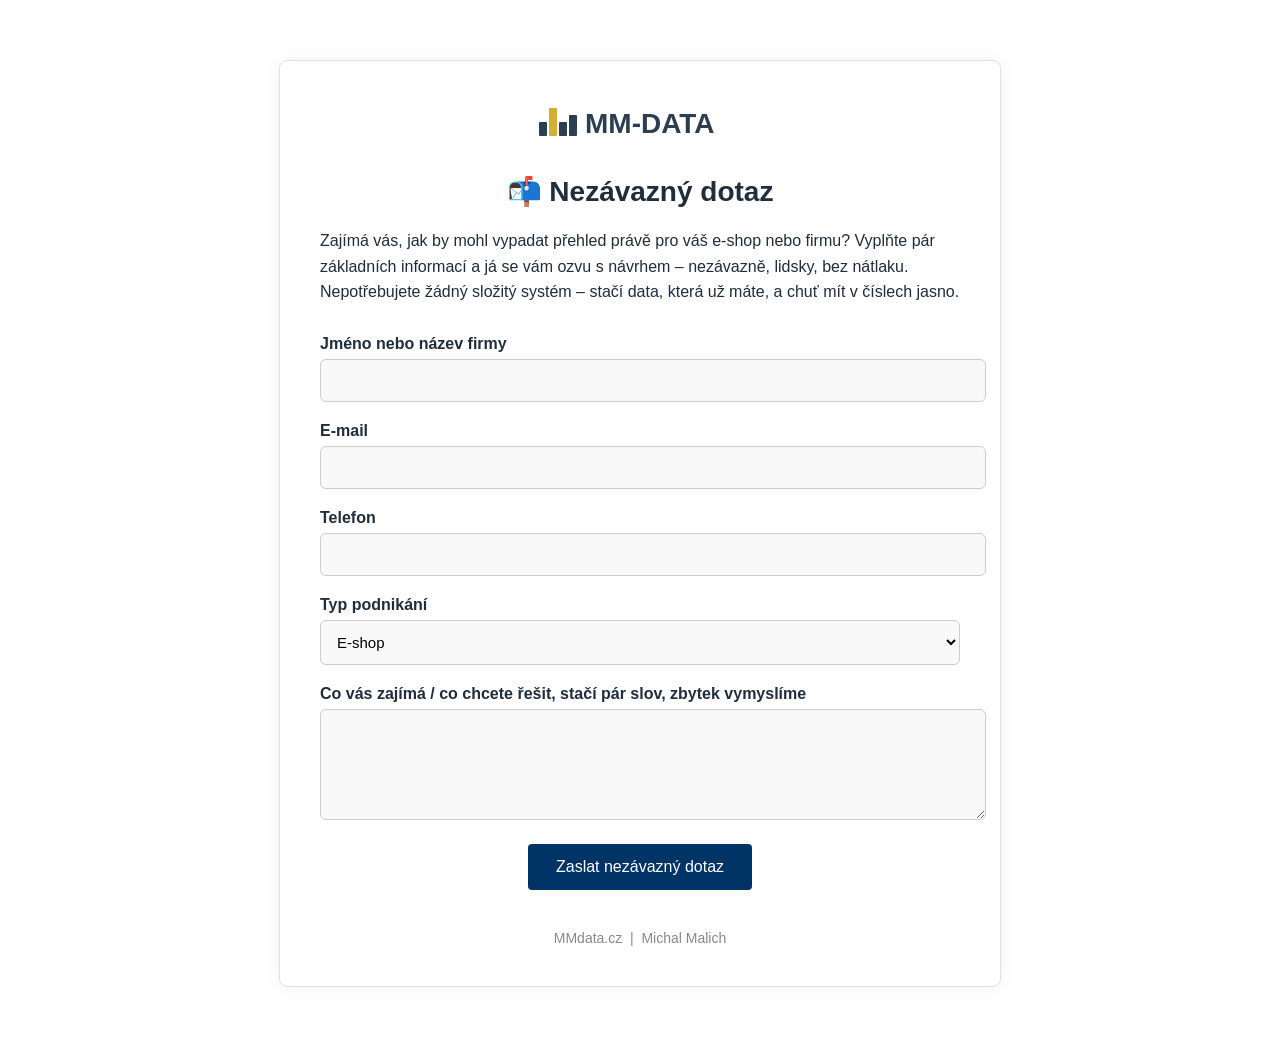
<file: nezavazne/index.html>
<!DOCTYPE html>
<html lang="cs">
<head>
  <meta charset="UTF-8">
  <title>Nezávazný dotaz – MMdata</title>
  <meta name="viewport" content="width=device-width, initial-scale=1">
  <style>
    body {
      font-family: 'Segoe UI', Tahoma, sans-serif;
      background-color: #ffffff;
      margin: 0;
      padding: 0;
      color: #1f2d3d;
    }
    .container {
      max-width: 640px;
      margin: 60px auto;
      padding: 40px;
      border-radius: 8px;
      box-shadow: 0 0 20px rgba(0,0,0,0.05);
      background-color: #ffffff;
      border: 1px solid #e0e0e0;
    }
    .logo {
      text-align: center;
      margin-bottom: 30px;
    }
    h1 {
      font-size: 28px;
      color: #1f2d3d;
      margin-bottom: 20px;
      text-align: center;
    }
    p {
      font-size: 16px;
      line-height: 1.6;
      margin-bottom: 30px;
    }
    label {
      display: block;
      margin-bottom: 6px;
      font-weight: 600;
      color: #1f2d3d;
    }
    input, textarea, select {
      width: 100%;
      padding: 12px;
      margin-bottom: 20px;
      border: 1px solid #ccc;
      border-radius: 6px;
      font-size: 15px;
      background-color: #f9f9f9;
    }
    button {
      background-color: #003366;
      color: #ffffff;
      border: none;
      padding: 14px 28px;
      font-size: 16px;
      border-radius: 4px;
      cursor: pointer;
      transition: background-color 0.3s ease;
      display: block;
      margin: 0 auto;
    }
    button:hover {
      background-color: #002244;
    }
    .footer {
      text-align: center;
      font-size: 14px;
      color: #888;
      margin-top: 40px;
    }
  </style>
</head>
<body>
  <div class="container">
    <div class="logo">
  <a href="https://www.mmdata.cz" style="text-decoration:none;" aria-label="Domů – MMdata">
    <svg width="210" height="40" viewBox="0 0 210 40" fill="none" xmlns="http://www.w3.org/2000/svg">
      <title>MMData</title>
      <rect x="4" y="21" width="8" height="14" rx="1" fill="#2c3e50"/>
      <rect x="14" y="7" width="8" height="28" rx="1" fill="#d4af37"/>
      <rect x="24" y="21" width="8" height="14" rx="1" fill="#2c3e50"/>
      <rect x="34" y="14" width="8" height="21" rx="1" fill="#2c3e50"/>
      <text x="50" y="32" font-family="Montserrat, sans-serif" font-size="28" font-weight="600" fill="#2c3e50">MM-DATA</text>
    </svg>
  </a>
</div>


    <h1>📬 Nezávazný dotaz</h1>
    <p>
      Zajímá vás, jak by mohl vypadat přehled právě pro váš e-shop nebo firmu?  
      Vyplňte pár základních informací a já se vám ozvu s návrhem – nezávazně, lidsky, bez nátlaku.  
      Nepotřebujete žádný složitý systém – stačí data, která už máte, a chuť mít v číslech jasno.
    </p>
    <form action="https://formspree.io/f/xpwynrrl" method="POST">
      <label for="name">Jméno nebo název firmy</label>
      <input type="text" id="name" name="name" required>

      <label for="email">E-mail</label>
      <input type="email" id="email" name="email" required>

      <label for="email">Telefon</label>
      <input type="text" id="telefon" name="telefon" required>

      <label for="business">Typ podnikání</label>
      <select id="business" name="business">
        <option value="eshop">E-shop</option>
        <option value="realitní kancelář">Realitní kancelář</option>
        <option value="jiné">Jiné</option>
      </select>

      <label for="message">Co vás zajímá / co chcete řešit, stačí pár slov, zbytek vymyslíme</label>
      <textarea id="message" name="message" rows="5" required></textarea>

      <button type="submit">Zaslat nezávazný dotaz</button>
    </form>
    <div class="footer">
      MMdata.cz &nbsp;|&nbsp; Michal Malich
    </div>
  </div>
</body>
</html>
</file>
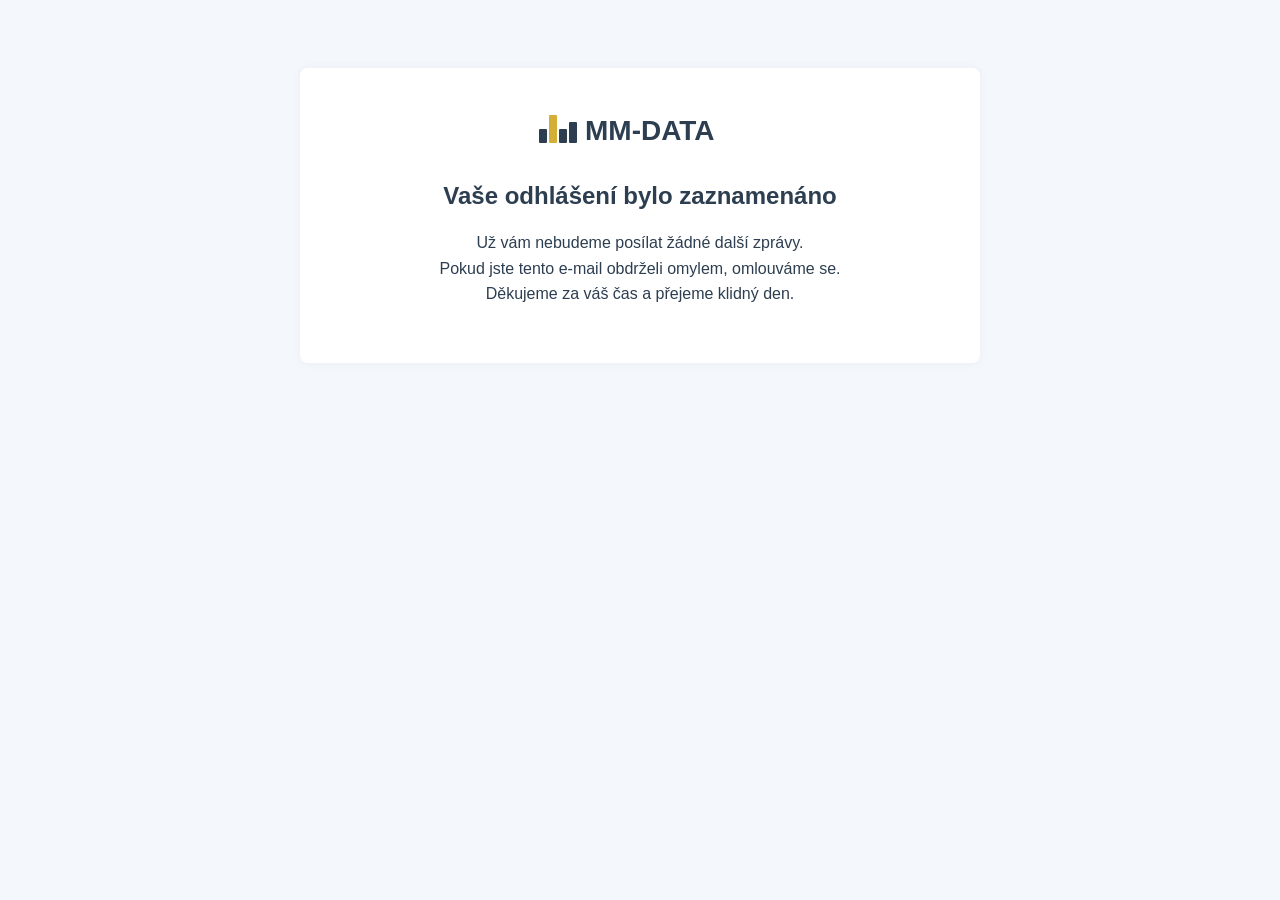
<file: odhlasit.html>
<!DOCTYPE html>
<html lang="cs">
<head>
  <meta charset="UTF-8">
  <title>Odhlášení – MMdata</title>
  <style>
    body {
      font-family: Arial, sans-serif;
      background-color: #f4f8fc;
      color: #2c3e50;
      text-align: center;
      padding: 60px 20px;
    }
    .container {
      max-width: 600px;
      margin: auto;
      background-color: #ffffff;
      padding: 40px;
      border-radius: 8px;
      box-shadow: 0 0 10px rgba(0,0,0,0.05);
    }
    .logo {
      margin-bottom: 30px;
    }
    h1 {
      font-size: 24px;
      margin-bottom: 20px;
    }
    p {
      font-size: 16px;
      line-height: 1.6;
    }
  </style>
</head>
<body>
  <div class="container">
    <div class="logo">
      <a href="https://www.mmdata.cz" style="text-decoration:none;" aria-label="Domů – MMdata">
        <svg width="210" height="40" viewBox="0 0 210 40" fill="none" xmlns="http://www.w3.org/2000/svg">
          <title>Logo MM-Data</title>
          <rect x="4" y="21" width="8" height="14" rx="1" fill="#2c3e50"/>
          <rect x="14" y="7" width="8" height="28" rx="1" fill="#d4af37"/>
          <rect x="24" y="21" width="8" height="14" rx="1" fill="#2c3e50"/>
          <rect x="34" y="14" width="8" height="21" rx="1" fill="#2c3e50"/>
          <text x="50" y="32" font-family="Montserrat, sans-serif" font-size="28" font-weight="600" fill="#2c3e50">MM-DATA</text>
        </svg>
      </a>
    </div>
    <h1>Vaše odhlášení bylo zaznamenáno</h1>
    <p>
      Už vám nebudeme posílat žádné další zprávy.<br>
      Pokud jste tento e-mail obdrželi omylem, omlouváme se.<br>
      Děkujeme za váš čas a přejeme klidný den.
    </p>
  </div>
</body>
</html>
</file>
<file: style.css>
/* --- MODERNÍ SVĚTLÝ DESIGN PRO MM-DATA (FINÁLNÍ VERZE) --- */

/* 1. Základní nastavení a barevná paleta */
:root {
  --bg: #ffffff;
  --bg-alt: #f8f9fa;
  --card: #ffffff;
  --text: #2c3e50;
  --muted: #6c757d;
  --accent: #d4af37;
  --accent-dark: #b89b31;
  --border: #dee2e6;
}

/* 2. Globální styly a typografie */
* { box-sizing: border-box; }
html, body {
  margin: 0;
  padding: 0;
  background: var(--bg);
  color: var(--text);
  font-family: 'Montserrat', sans-serif;
  -webkit-font-smoothing: antialiased;
  -moz-osx-font-smoothing: grayscale;
}
.no-scroll { overflow: hidden; }
a { color: inherit; }
img { max-width: 100%; display: block; }
.container {
  max-width: 1100px;
  margin: 0 auto;
  padding: 0 20px;
}
h2 {
  font-size: 32px;
  margin: 40 0 40px;
  text-align: center;
}
.h2-subtitle {
  display: block;
  font-size: 1.2rem;
  font-weight: 400;
  color: var(--muted);
  margin-top: 8px;
}

/* 3. Hlavička a navigace */
header {
  position: sticky;
  top: 0;
  z-index: 1000;
  background: rgba(255, 255, 255, .85);
  backdrop-filter: blur(8px);
  border-bottom: 1px solid var(--border);
}
.bar { display: flex; align-items: center; justify-content: space-between; height: 64px; }
.logo { display: flex; align-items: center; gap: 12px; text-decoration: none; }
.logo svg { height: 32px; width: auto; }
nav.desktop { display: none; gap: 12px; align-items: center; }
nav.desktop a { opacity: .9; text-decoration: none; padding: 8px 12px; border-radius: 8px; transition: background .2s, color .2s; font-weight: 500; }
nav.desktop a:not(.cta):hover { background: var(--bg-alt); color: var(--text); }
.cta { display: inline-block; background: var(--accent); color: #fff; font-weight: 600; padding: 10px 16px; border-radius: 8px; text-decoration: none; transition: background .2s, transform .2s; }
.cta:hover { background: var(--accent-dark); transform: translateY(-1px); }
.hamb { background: none; border: 1px solid var(--border); height: 40px; width: 44px; border-radius: 8px; display: flex; align-items: center; justify-content: center; color: var(--text); }
.hamb svg { height: 20px; }
.panel { position: fixed; inset: 64px 0 0 0; background: rgba(255, 255, 255, .98); transform: translateY(-8px); opacity: 0; pointer-events: none; transition: opacity .2s ease, transform .2s ease; }
.panel.show { opacity: 1; transform: translateY(0); pointer-events: auto; }
.panel .inner { padding: 18px 20px 28px; }
.panel a { display: block; padding: 16px; margin: 8px 0; border: 1px solid var(--border); border-radius: 12px; text-decoration: none; background: var(--bg-alt); text-align: center; font-weight: 500; }
.panel .cta { margin-top: 10px; }

/* 4. Sekce */
section {
  padding: 80px 0;
}
section:not(:last-of-type) {
  /* Žádný oddělovač zde */
}

/* 5. Hero sekce */
.hero { padding-top: 72px; padding-bottom: 72px; text-align: center; }
.hero-text h1 { font-size: 40px; line-height: 1.2; margin: 0 0 16px; font-weight: 600; }
.hero-text p { color: var(--muted); max-width: 760px; margin: 0 auto 24px; font-size: 1.1rem; line-height: 1.6; }
.hero-text .stack { display: flex; gap: 12px; flex-wrap: wrap; justify-content: center; }
.pill { border: 1px solid var(--border); padding: 8px 14px; border-radius: 999px; color: var(--muted); font-size: 14px; background: var(--bg-alt); }
.hero-image-wrapper { position: relative; max-width: 250px; margin: 40px auto 0; border-radius: 16px; box-shadow: 0 10px 25px rgba(44, 62, 80, 0.1); }
.hero-image-wrapper img { border-radius: 16px; display: block; width: 100%; }
.hero-image-wrapper::after { content: ''; position: absolute; inset: 0; border-radius: 16px; box-shadow: inset 0 0 15px 5px rgba(0, 0, 0, 0.2); pointer-events: none; }

/* 6. Karty a mřížka */
.grid-3, .grid-4 { display: grid; grid-template-columns: 1fr; gap: 20px; }
.card { background: var(--card); border: 1px solid var(--border); border-radius: 16px; padding: 24px; transition: box-shadow .2s, transform .2s; display: flex; flex-direction: column; }
.card:hover { transform: translateY(-4px); box-shadow: 0 10px 20px rgba(44, 62, 80, 0.08); }
.card h3 { margin: 0 0 10px; font-size: 20px; }
.card p { margin: 0; color: var(--muted); line-height: 1.6; }
.card p.muted { flex-grow: 1; }
.portfolio { display: grid; grid-template-columns: 1fr; gap: 20px; }
.portfolio .card { text-align: left; }
.card-icon, .card-icon-main { aspect-ratio: 16/10; border-radius: 14px; background: var(--bg-alt); border: 1px solid var(--border); display: flex; align-items: center; justify-content: center; margin-bottom: 20px; padding: 20px; }
.card-icon svg, .card-icon-main svg { max-width: 100%; height: 100%; }
.pricing-card { text-align: center; }
.pricing-card .card-icon { width: 100px; height: 100px; border-radius: 50%; margin-left: auto; margin-right: auto; }
.pricing-card h3 { min-height: 48px; }
.price-tag { margin-top: 24px; padding-top: 24px; border-top: 1px solid var(--border); font-size: 1.5rem; font-weight: 600; color: var(--accent); }
.price-highlight { color: var(--accent); font-size: 1.2rem; font-weight: 700; margin-top: 24px; }
.contact-options { max-width: 640px; margin: 0 auto 40px; text-align: center; }
.contact-options p { color: var(--muted); font-size: 1.1rem; line-height: 1.6; }
.contact-details { display: flex; flex-wrap: wrap; justify-content: center; gap: 15px 30px; margin-top: 20px; }
.contact-details a { text-decoration: none; color: var(--text); font-weight: 500; transition: color .2s; }
.contact-details a:hover { color: var(--accent); }
form { display: grid; gap: 16px; max-width: 640px; margin: 0 auto; }
input, textarea { background: var(--bg-alt); border: 1px solid var(--border); border-radius: 8px; color: var(--text); padding: 14px 16px; font: inherit; font-size: 1rem; }
input:focus, textarea:focus { outline: 2px solid var(--accent); border-color: var(--accent); }
textarea { min-height: 120px; resize: vertical; }
button[type=submit] { background: var(--accent); color: #fff; border: 0; padding: 14px 18px; border-radius: 8px; font-weight: 700; cursor: pointer; font-size: 1rem; }
button[type=submit]:hover { background: var(--accent-dark); }
footer { padding: 40px 0; color: var(--muted); text-align: center; background: var(--bg-alt); }

/* 7. Cookie, Modals, Interaktivita */
#cookie-consent-banner { position: fixed; bottom: 0; left: 0; width: 100%; background: rgba(255, 255, 255, .95); backdrop-filter: blur(5px); -webkit-backdrop-filter: blur(5px); border-top: 1px solid var(--border); padding: 20px 0; z-index: 2000; box-shadow: 0 -5px 15px rgba(0,0,0,0.05); transform: translateY(100%); transition: transform 0.4s ease-in-out; display: block; }
#cookie-consent-banner.show { transform: translateY(0); }
#cookie-consent-banner .container { display: flex; justify-content: space-between; align-items: center; gap: 20px; }
#cookie-consent-banner p { margin: 0; font-size: 0.9rem; color: var(--muted); flex-grow: 1; }
#cookie-consent-banner .cookie-buttons { display: flex; gap: 15px; flex-shrink: 0; }
#cookie-consent-banner .cta { padding: 8px 14px; font-size: 0.9rem; }
#cookie-consent-banner .cta.secondary { background: var(--bg-alt); color: var(--text); border: 1px solid var(--border); }
#cookie-consent-banner .cta.secondary:hover { background: #e9ecef; transform: translateY(0); }
.modal-overlay { position: fixed; inset: 0; background: rgba(15, 23, 42, 0.8); backdrop-filter: blur(4px); -webkit-backdrop-filter: blur(4px); z-index: 2000; opacity: 0; visibility: hidden; transition: opacity .3s ease, visibility .3s ease; }
.modal-overlay.show { opacity: 1; visibility: visible; }
.modal { position: fixed; top: 50%; left: 50%; transform: translate(-50%, -50%) scale(0.95); z-index: 2001; background: var(--bg); border-radius: 16px; max-width: 700px; width: 90%; max-height: 85vh; overflow-y: auto; padding: 30px 40px; box-shadow: 0 20px 40px rgba(0,0,0,0.1); opacity: 0; visibility: hidden; transition: opacity .3s ease, visibility .3s ease, transform .3s ease; }
.modal.show { opacity: 1; visibility: visible; transform: translate(-50%, -50%) scale(1); }
.modal-close { position: absolute; top: 15px; right: 15px; background: none; border: none; font-size: 2.5rem; line-height: 1; color: var(--muted); cursor: pointer; transition: color .2s; }
.modal-close:hover { color: var(--text); }
.modal h3 { margin: 0 0 20px; font-size: 1.5rem; }
.modal-body p { line-height: 1.7; color: var(--muted); }
.modal-body ul { padding-left: 20px; color: var(--muted); }
.card.case-study, .card.pricing-card { position: relative; cursor: pointer; }
.card-action-icon { position: absolute; bottom: 24px; right: 24px; width: 36px; height: 36px; background-color: var(--bg-alt); border: 1px solid var(--border); border-radius: 50%; display: flex; align-items: center; justify-content: center; color: var(--muted); transition: color 0.3s ease, background-color 0.3s ease, transform 0.3s ease; }
.card:hover .card-action-icon { background-color: var(--accent); color: #fff; transform: scale(1.1); }
.card-action-icon > svg { width: 18px; height: 18px; }

/* 8. Responzivita */
@media (min-width: 900px) {
  nav.desktop { display: flex; }
  .hamb, .panel { display: none; }
  .hero { padding: 96px 0; }
  .hero.container { display: grid; grid-template-columns: 2fr 1fr; align-items: center; gap: 60px; text-align: left; }
  .hero-text .stack { justify-content: flex-start; }
  .hero-text h1 { font-size: 56px; }
  .hero-text p { margin-left: 0; margin-right: 0; }
  .hero-image-wrapper { order: 2; margin: 0; max-width: 280px; }
  .grid-3, .portfolio { grid-template-columns: repeat(3, 1fr); }
  .grid-4 { grid-template-columns: repeat(3, 1fr); }
}
@media (min-width: 1200px) {
  .grid-4 {
    grid-template-columns: repeat(4, 1fr);
  }
}
@media (max-width: 899px) {
  #desktop-nav { display: none; }
  #hamburger-menu { display: flex; /* Zbytek stylů pro hamburger... */ }
  #cookie-consent-banner .container { flex-direction: column; text-align: center; }
  #cookie-consent-banner p { margin-bottom: 20px; }
  .hero h1 { font-size: 2.5rem; }
  h2 { font-size: 2rem; }
  .grid-3, .grid-4, .portfolio { grid-template-columns: 1fr; }
}
</file>
